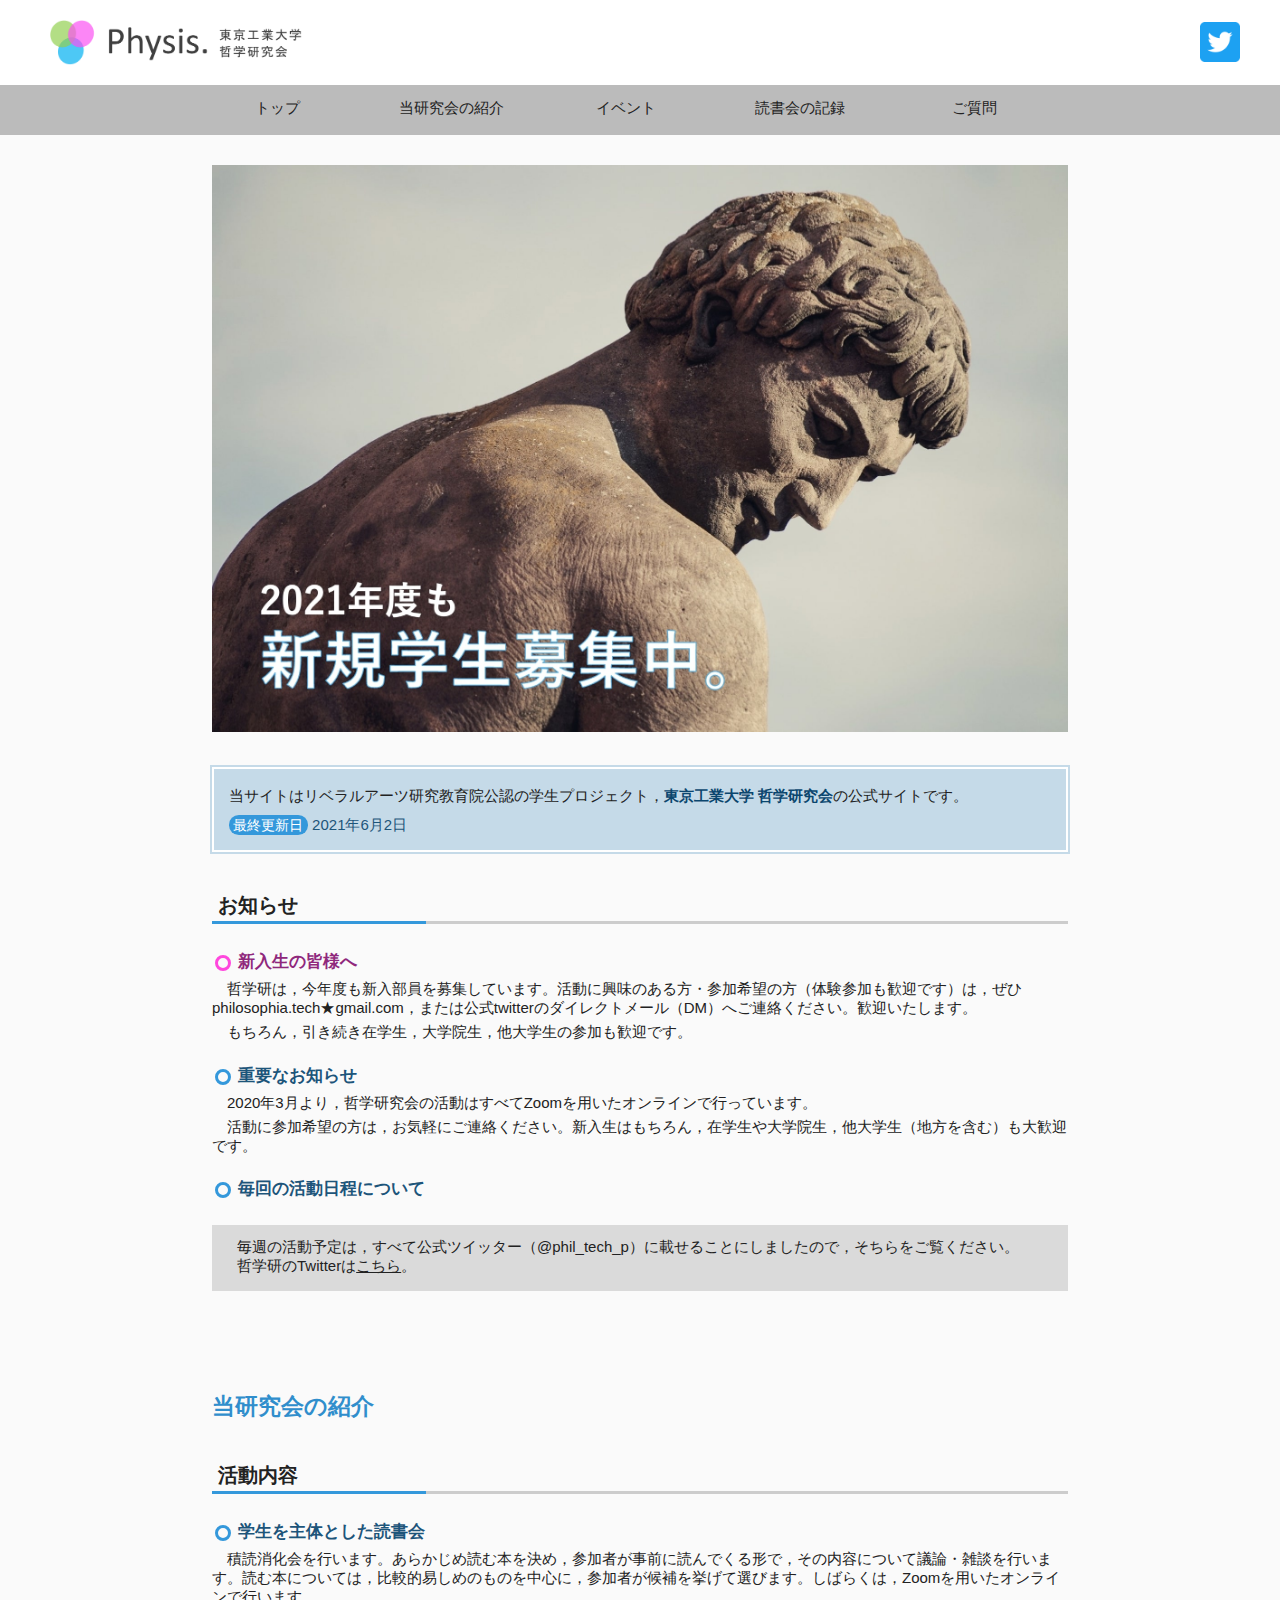
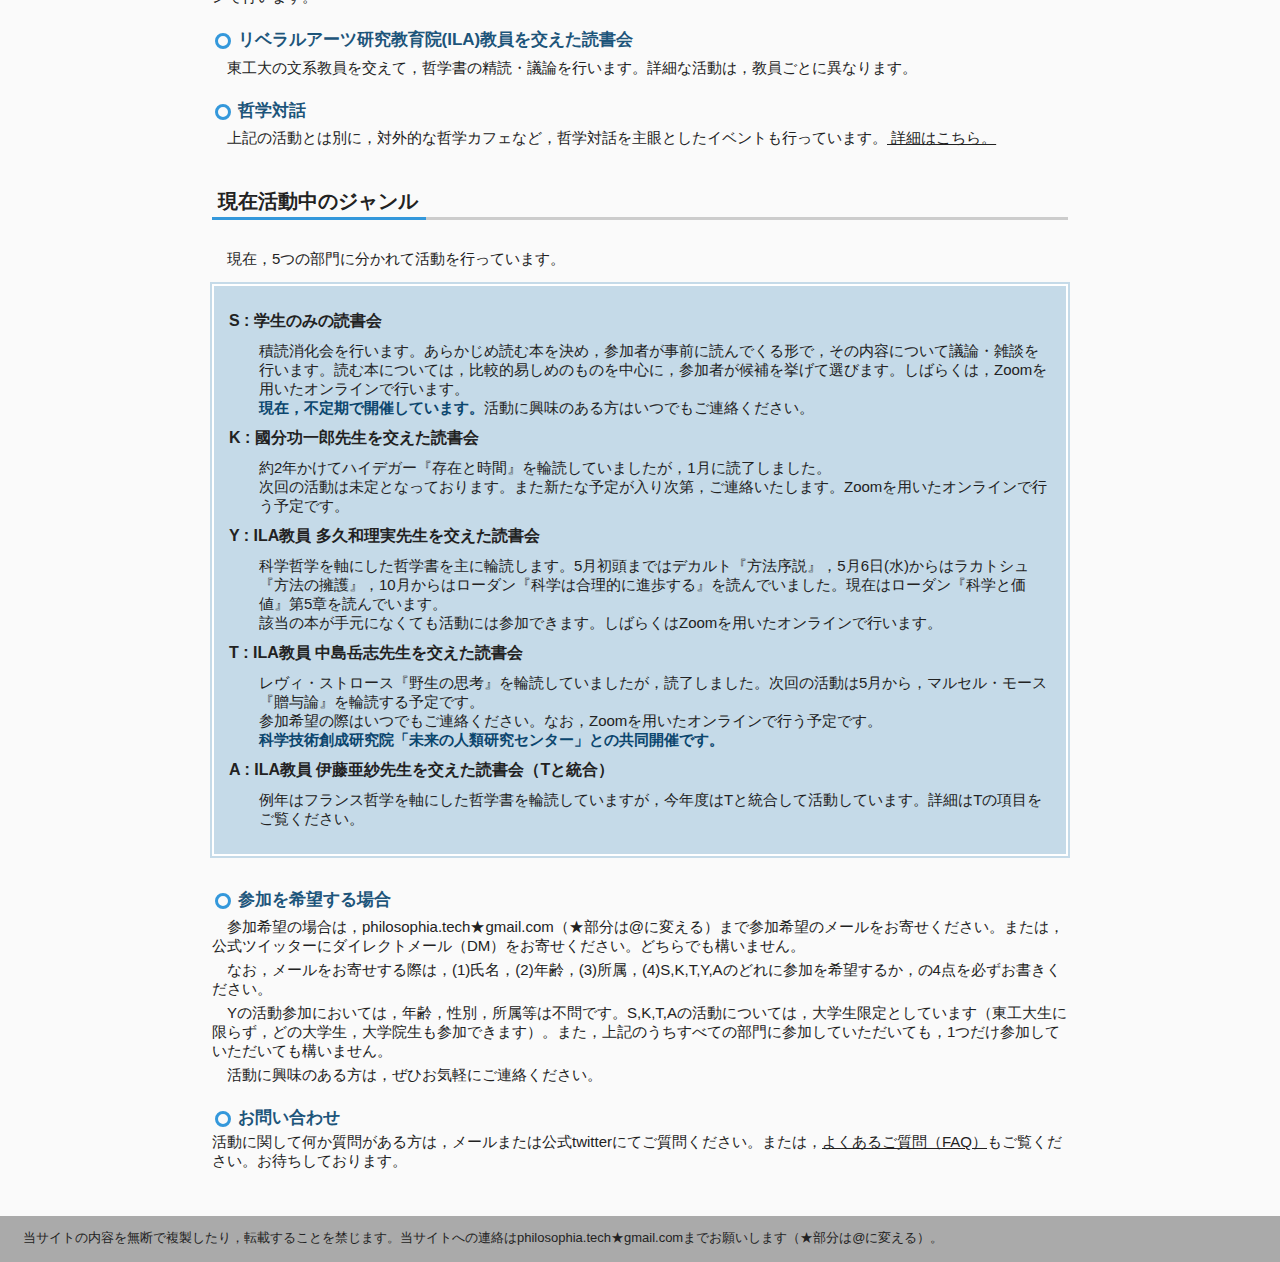
<file: index.html>
<!DOCTYPE html>
<html lang="ja" class="loading">

	<head>
		<meta http-equiv="Content-Type" content="text/html; charset=UTF-8" />
		<meta name="viewport" content="width=device-width, initial-scale=1.0, maximum-scale=1.0, minimum-scale=1.0">
		<meta name="google-site-verification" content="GRaiEevk7EpyXnwKLGnuVz1vFe3phVUmfWFwQzGQudM" />
		<title>東京工業大学 哲学研究会</title>
		<link rel="stylesheet" href="./css/apsofficial.css">
	</head>

	<body>

		<header class="header-blue">
		<div class="sp-center" id="top">
			<div class="aps1-1">
						<img src="./images/logo14.png" alt="ロゴ">
			</div>
		</div>
		<div class="aps1-3">
				<a href="https://twitter.com/phil_tech_p">
					<img src="./images/Twitter_Social_Icon_Rounded_Square_Color.png" alt="ツイッター">
				</a>
		</div>


<input id="menu-cb" type="checkbox" value="off">
<label id="menu-icon" for="menu-cb">
	<img src="./images/ham.png" alt="ham" width="55px">
</label>
<label id="menu-background" for="menu-cb"></label>
<div class="menu" id="ham-menu">
<div class="menu-wrapper">
    <ul>
    				<li class="menudib menu_menu">
						<p>
        					メニュー
        				</p>
        			</li>
 			      	<li class="menudib menu_pink">
						<a href="./index.html#top">
        					トップ
        				</a>
        			</li>
 					<li class="menudib menu_blue">
						<a href="#intro">
        					当研究会の紹介
        				</a>
        			</li>
					<li class="menudib menu_green">
						<a href="./events.html">
        					イベント
        				</a>
        			</li>
					<li class="menudib menu_lightblue">
						<a href="./formember.html">
        					読書会の記録
        				</a>
        			</li>
					<li class="menudib menu_gray">
						<a href="./question.html">
        					ご質問
        				</a>
        			</li>
    </ul>
</div>
</div>

		</header>

				<div class="cafe-1">
				<img src="./images/topimage2.jpg" alt="トップの絵" class="cafe-1-img">
				</div>
		<main>


			<section class="section1">

				<!--<p>今年度も新規学生を募集しています。興味のある方はぜひご連絡ください。</p>-->

				<!--<p class="mt15">哲学カフェ vol.4を開催しました。<a href="./events.html">詳細はこちら</a>。</p>-->

				<div class="blue_box">
					<p>当サイトはリベラルアーツ研究教育院公認の学生プロジェクト，<b>東京工業大学 哲学研究会</b>の公式サイトです。</p>
					
				<p class="koushin no-indent"><span>最終更新日</span> 2021年6月2日</p>

				</div>

				<h2 class="h2_lightblue">
					 &nbsp;お知らせ
				</h2>

					<h3 class="h3_pink">
						新入生の皆様へ
					</h3>
						
						<p>哲学研は，今年度も新入部員を募集しています。活動に興味のある方・参加希望の方（体験参加も歓迎です）は，ぜひphilosophia.tech★gmail.com，または公式twitterのダイレクトメール（DM）へご連絡ください。歓迎いたします。</p>

						<p>もちろん，引き続き在学生，大学院生，他大学生の参加も歓迎です。</p>

					<h3 class="h3_lightblue">
						重要なお知らせ
					</h3>

						<p>2020年3月より，哲学研究会の活動はすべてZoomを用いたオンラインで行っています。</p>

						<p>活動に参加希望の方は，お気軽にご連絡ください。新入生はもちろん，在学生や大学院生，他大学生（地方を含む）も大歓迎です。</p>

					<h3 class="h3_lightblue">
						毎回の活動日程について
					</h3>

						<div class="gray">
							<p>毎週の活動予定は，すべて公式ツイッター（@phil_tech_p）に載せることにしましたので，そちらをご覧ください。<br>
							　哲学研のTwitterは<a href="http://twitter.com/phil_tech_p">こちら</a>。</p>
						</div>


			</section>


			<section class="section1" id="intro">
			<h1 class="h1_lightblue">
				当研究会の紹介
			</h1>


				<h2 class="h2_lightblue">
					&nbsp;活動内容
				</h2>

					<h3 class="h3_lightblue">
						学生を主体とした読書会
					</h3>

						<p>積読消化会を行います。あらかじめ読む本を決め，参加者が事前に読んでくる形で，その内容について議論・雑談を行います。読む本については，比較的易しめのものを中心に，参加者が候補を挙げて選びます。しばらくは，Zoomを用いたオンラインで行います。</p>


					<h3 class="h3_lightblue">
						リベラルアーツ研究教育院(ILA)教員を交えた読書会
					</h3>

						<p>東工大の文系教員を交えて，哲学書の精読・議論を行います。詳細な活動は，教員ごとに異なります。</p>

					<h3 class="h3_lightblue">
						哲学対話
					</h3>

						<p>上記の活動とは別に，対外的な哲学カフェなど，哲学対話を主眼としたイベントも行っています。<a href="./events.html">
        				詳細はこちら。</a></p>

				<h2 class="h2_lightblue">
					&nbsp;現在活動中のジャンル
				</h2>

				<p class="mt30">現在，5つの部門に分かれて活動を行っています。</p>
				<div class="blue_box">
					<dl>

						<dt>S : 学生のみの読書会<dt>
							<dd>積読消化会を行います。あらかじめ読む本を決め，参加者が事前に読んでくる形で，その内容について議論・雑談を行います。読む本については，比較的易しめのものを中心に，参加者が候補を挙げて選びます。しばらくは，Zoomを用いたオンラインで行います。</dd>
							<dd><b>現在，不定期で開催しています。</b>活動に興味のある方はいつでもご連絡ください。</dd>

						<dt>K : 國分功一郎先生を交えた読書会<dt>
							<dd>約2年かけてハイデガー『存在と時間』を輪読していましたが，1月に読了しました。</dd>
								<dd>次回の活動は未定となっております。また新たな予定が入り次第，ご連絡いたします。Zoomを用いたオンラインで行う予定です。</dd>

						<dt>Y : ILA教員 多久和理実先生を交えた読書会<dt>
							<dd>科学哲学を軸にした哲学書を主に輪読します。5月初頭まではデカルト『方法序説』，5月6日(水)からはラカトシュ『方法の擁護』，10月からはローダン『科学は合理的に進歩する』を読んでいました。現在はローダン『科学と価値』第5章を読んでいます。</dd>
							<dd>該当の本が手元になくても活動には参加できます。しばらくはZoomを用いたオンラインで行います。</dd>

						<dt>T : ILA教員 中島岳志先生を交えた読書会<dt>
							<dd>レヴィ・ストロース『野生の思考』を輪読していましたが，読了しました。次回の活動は5月から，マルセル・モース『贈与論』を輪読する予定です。</dd>
								<dd>参加希望の際はいつでもご連絡ください。なお，Zoomを用いたオンラインで行う予定です。</dd>
							<dd><b>科学技術創成研究院「未来の人類研究センター」との共同開催です。</b></dd>

						<dt>A : ILA教員 伊藤亜紗先生を交えた読書会（Tと統合）<dt>
							<dd>例年はフランス哲学を軸にした哲学書を輪読していますが，今年度はTと統合して活動しています。詳細はTの項目をご覧ください。</dd>
					</dl>
				</div>
					<h3 class="h3_lightblue">
						参加を希望する場合
					</h3>

				<p>参加希望の場合は，philosophia.tech★gmail.com（★部分は@に変える）まで参加希望のメールをお寄せください。または，公式ツイッターにダイレクトメール（DM）をお寄せください。どちらでも構いません。

				<p>なお，メールをお寄せする際は，(1)氏名，(2)年齢，(3)所属，(4)S,K,T,Y,Aのどれに参加を希望するか，の4点を必ずお書きください。</p>


				<p>Yの活動参加においては，年齢，性別，所属等は不問です。S,K,T,Aの活動については，大学生限定としています（東工大生に限らず，どの大学生，大学院生も参加できます）。また，上記のうちすべての部門に参加していただいても，1つだけ参加していただいても構いません。</p>

				<p>活動に興味のある方は，ぜひお気軽にご連絡ください。</p>

					<h3 class="h3_lightblue">
						お問い合わせ
					</h3>
					活動に関して何か質問がある方は，メールまたは公式twitterにてご質問ください。または，<a href="./question.html">よくあるご質問（FAQ）</a>もご覧ください。お待ちしております。</p>
			</section>


		</main>

		<footer>
			<p class="footer">
				当サイトの内容を無断で複製したり，転載することを禁じます。当サイトへの連絡はphilosophia.tech★gmail.comまでお願いします（★部分は@に変える）。
			</p>
			<!--		<div class="footer-logo">
				<div>
						<img src="./images/footerlogo.png" alt="ロゴ">
				</div>
			</div>-->

		</footer>
				<div class="to-top to-top-blue">
				<p class="to-top">▲　To Top　▲</p>
				<a class="to-top" href="#top"></a>
			</div>
	</body>
</html>
</file>
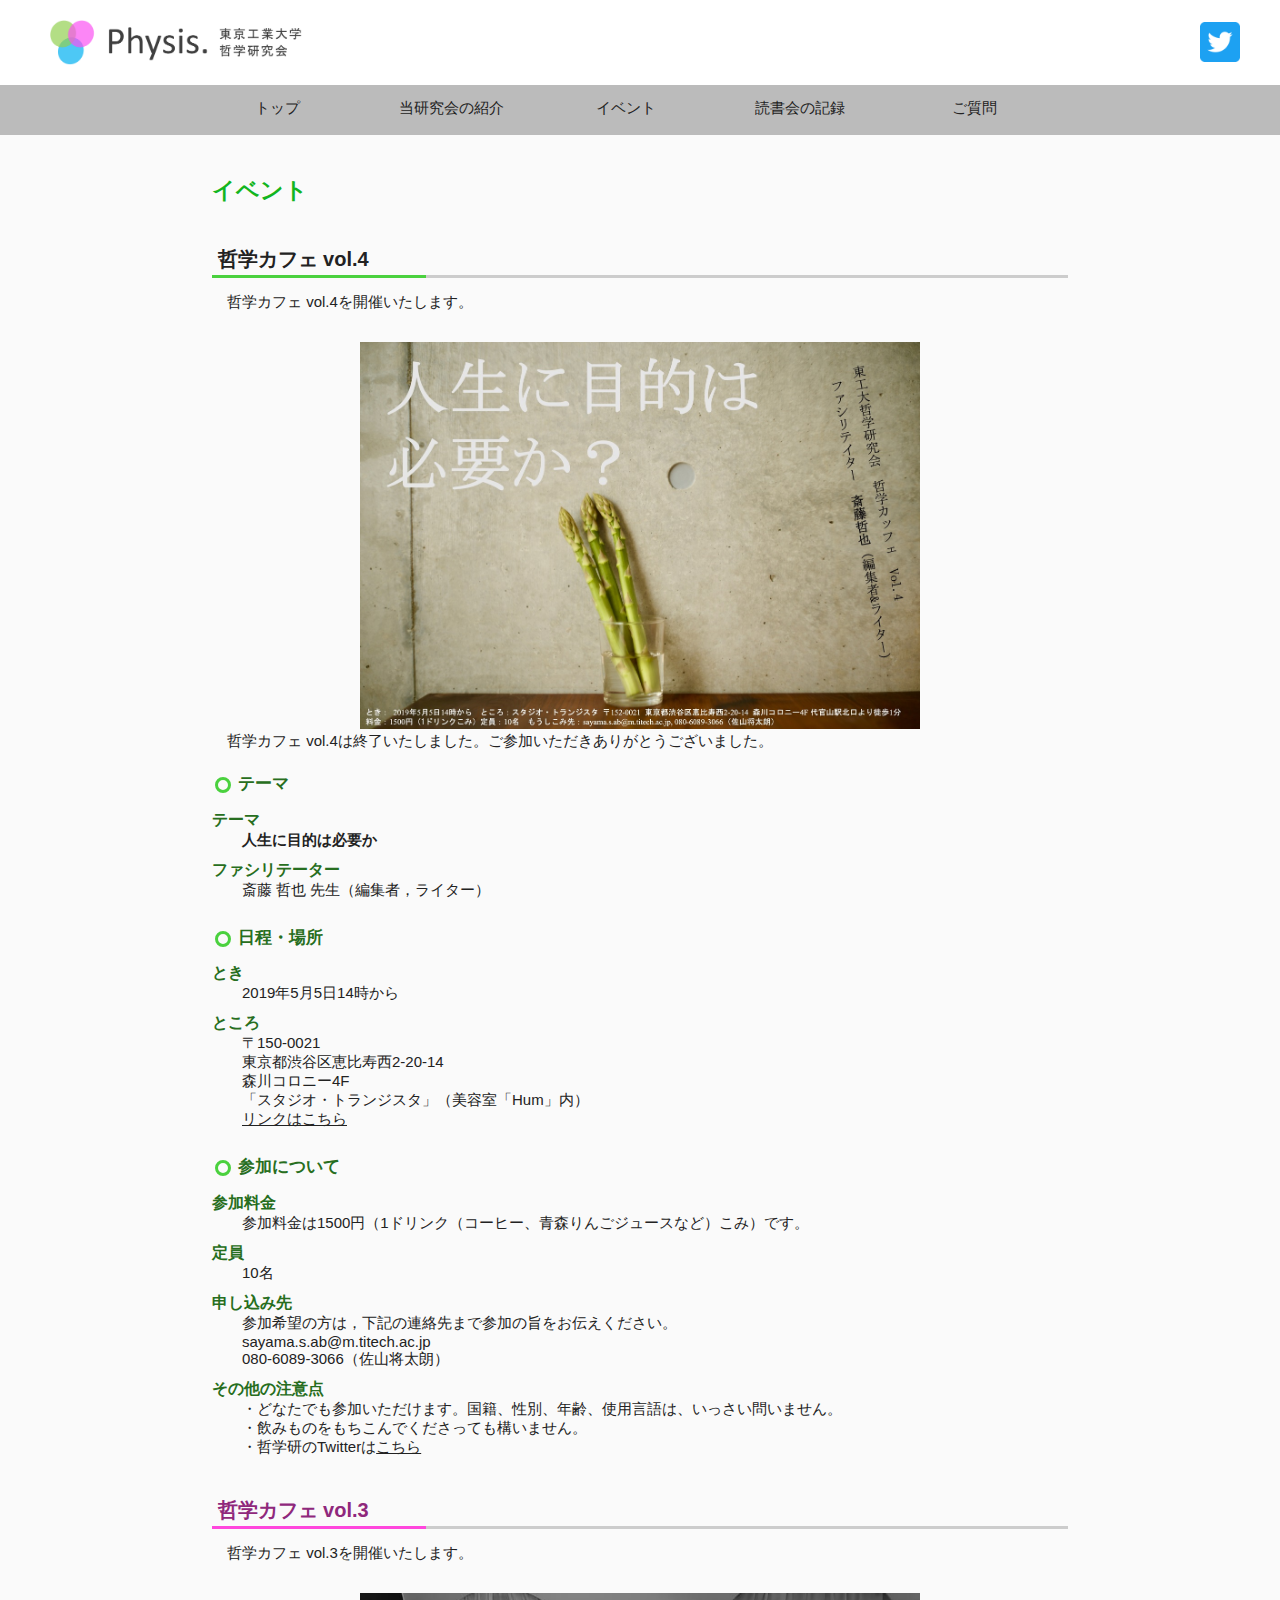
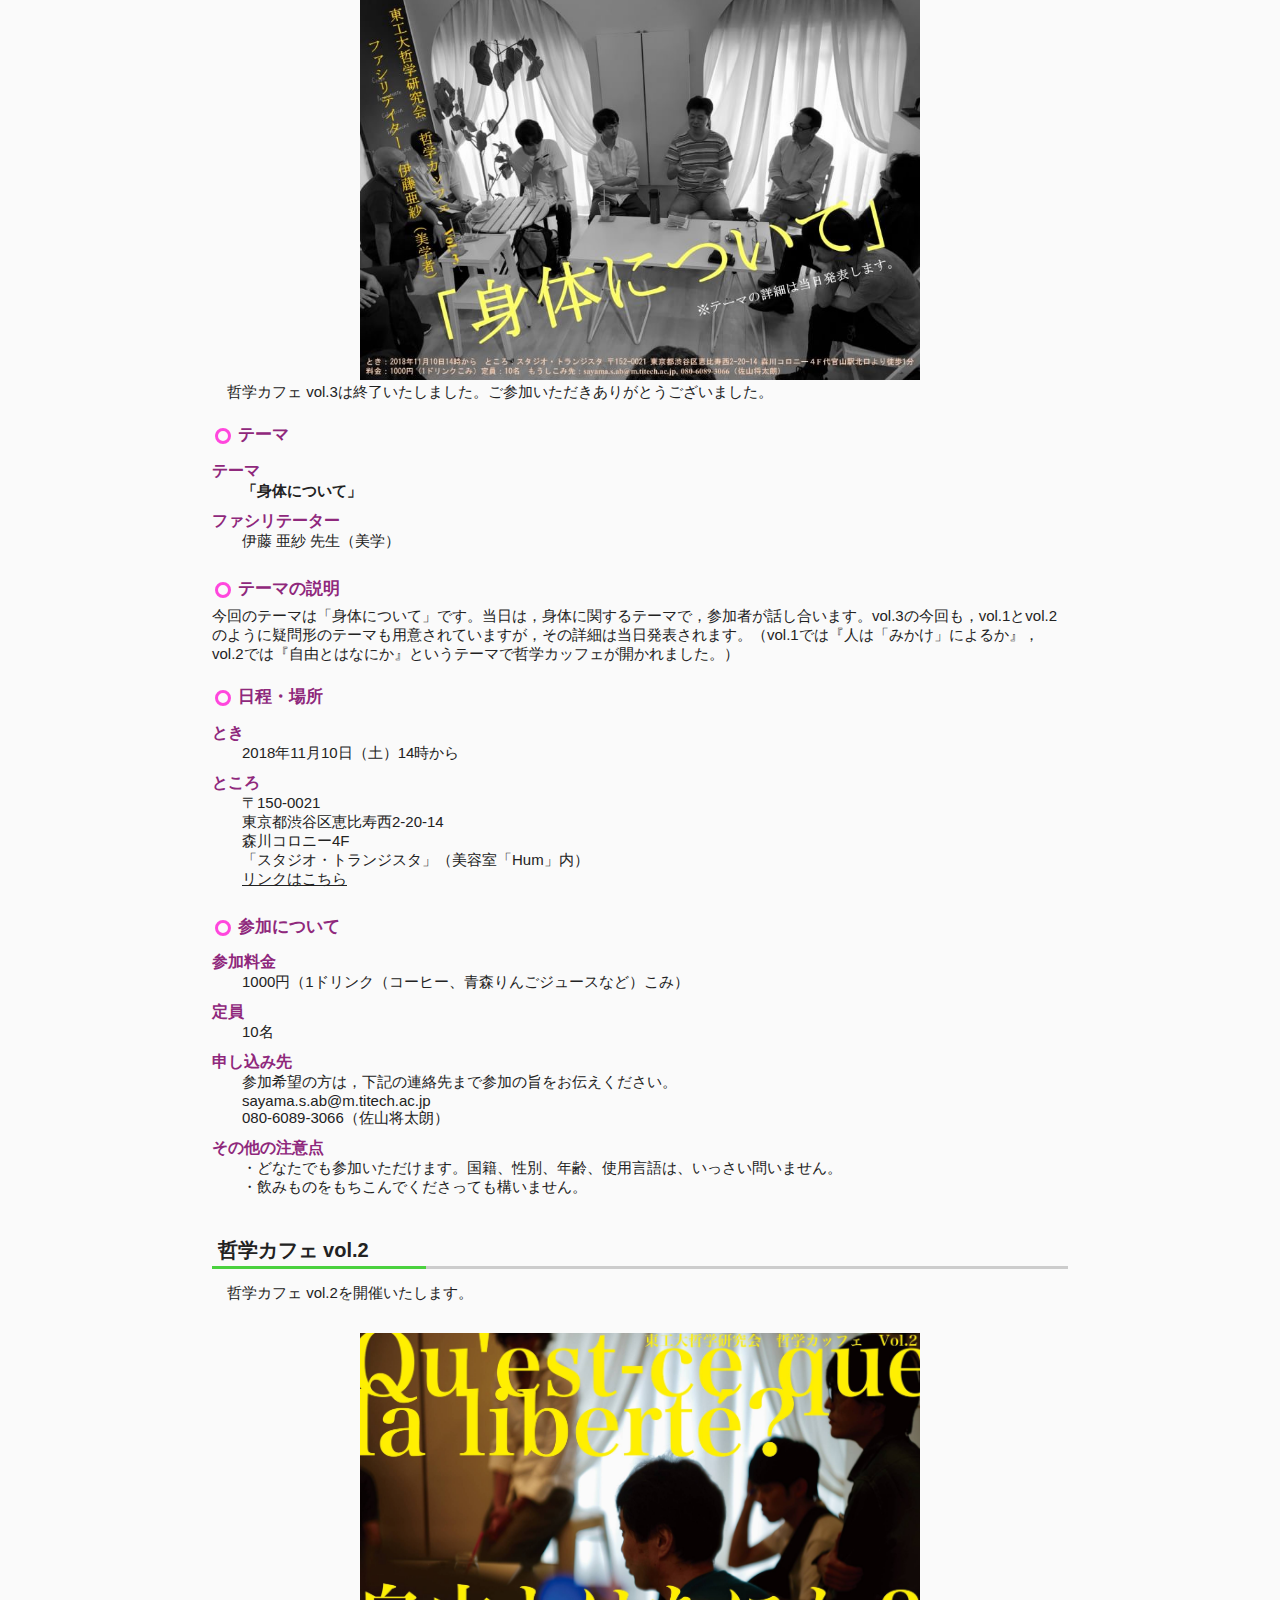
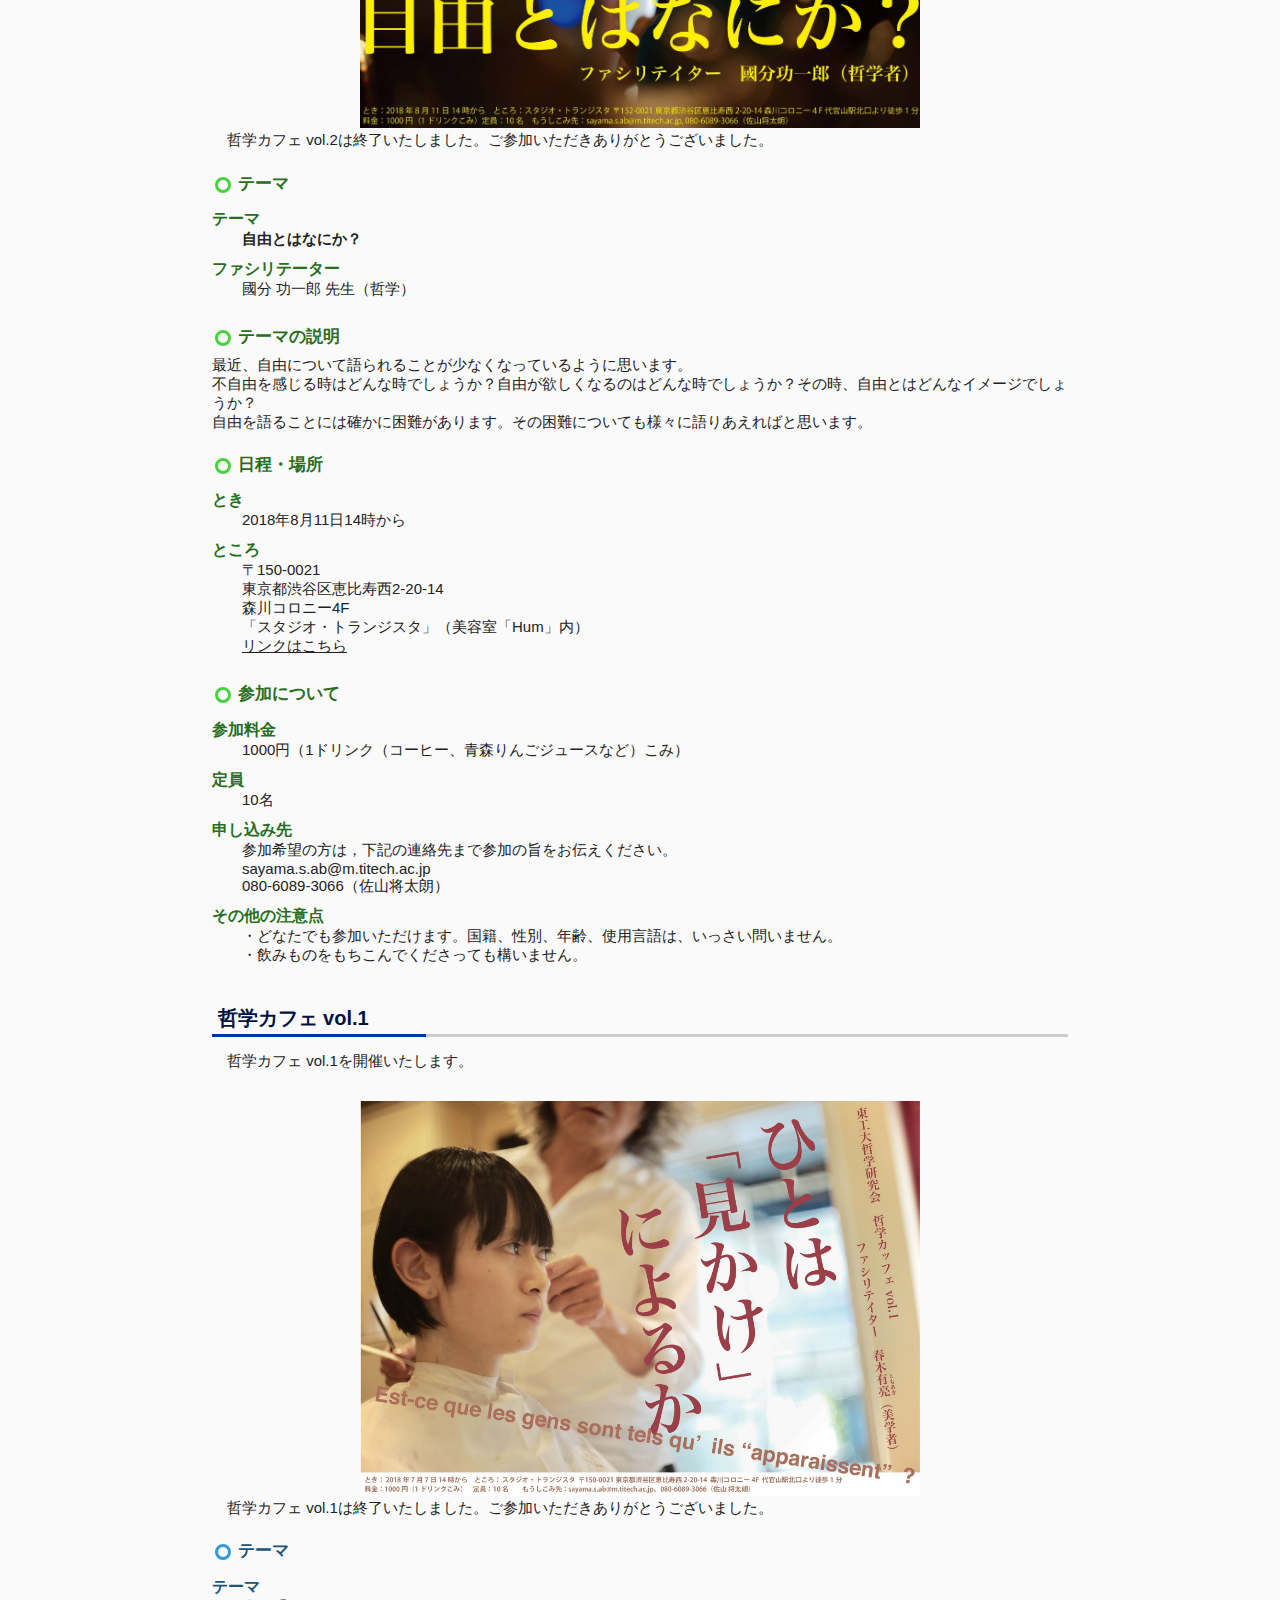
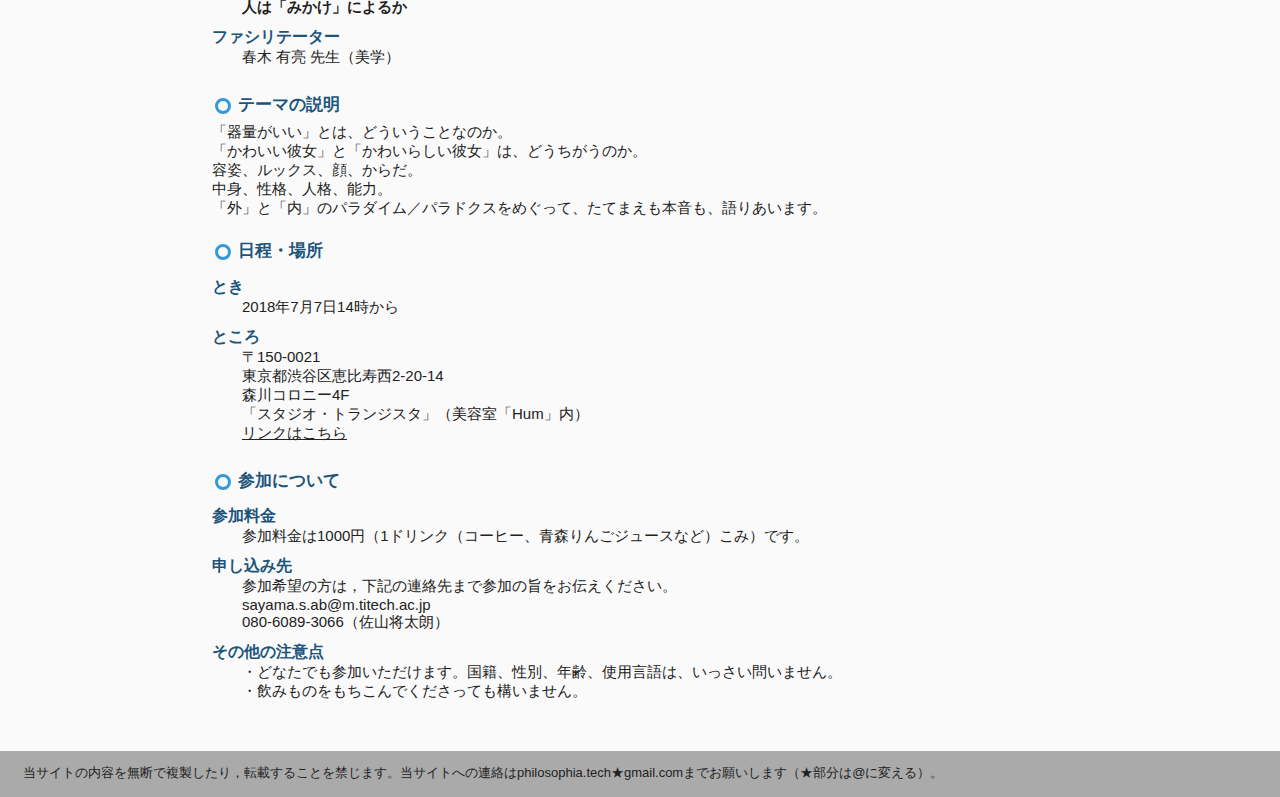
<file: events.html>
<!DOCTYPE html>
<html lang="ja" class="loading">

	<head>
		<meta http-equiv="Content-Type" content="text/html; charset=UTF-8" />
		<meta name="viewport" content="width=device-width, initial-scale=1.0, maximum-scale=1.0, minimum-scale=1.0">
		<title>東京工業大学 哲学研究会</title>
		<link rel="stylesheet" href="./css/apsofficial.css">
	</head>

	<body>

		<header class="header-green">
		<div class="sp-center" id="top">
			<div class="aps1-1">
						<img src="./images/logo13.png" alt="ロゴ">
			</div>
		</div>
		<div class="aps1-3">
				<a href="https://twitter.com/phil_tech_p">
					<img src="./images/Twitter_Social_Icon_Rounded_Square_Color.png" alt="ツイッター">
				</a>
		</div>


<input id="menu-cb" type="checkbox" value="off">
<label id="menu-icon" for="menu-cb">
	<img src="./images/ham.png" alt="ham" width="55px">
</label>
<label id="menu-background" for="menu-cb"></label>
<div class="menu" id="ham-menu">
<div class="menu-wrapper">
    <ul>
    				<li class="menudib menu_menu">
						<p>
        					メニュー
        				</p>
        			</li>
 			      	<li class="menudib menu_pink">
						<a href="./index.html#top">
        					トップ
        				</a>
        			</li>
 					<li class="menudib menu_blue">
						<a href="./index.html#intro">
        					当研究会の紹介
        				</a>
        			</li>
					<li class="menudib menu_green">
						<a href="./events.html">
        					イベント
        				</a>
        			</li>
					<li class="menudib menu_lightblue">
						<a href="./formember.html">
        					読書会の記録
        				</a>
        			</li>
					<li class="menudib menu_gray">
						<a href="./question.html">
        					ご質問
        				</a>
        			</li>
    </ul>
</div>
</div>

		</header>
		<main>

			<section class="section1">
			<h1 class="h1_green">
				イベント
			</h1>



				<h2 class="h2_green">
					&nbsp;哲学カフェ vol.4
				</h2>

				<p class="mt15">哲学カフェ vol.4を開催いたします。</p>

				<div class="cafe-1">
				<img src="./images/cafe-4.jpg" alt="哲学カフェの絵" class="cafe-1-img">
				</div>

				<p clsaa="bf">哲学カフェ vol.4は終了いたしました。ご参加いただきありがとうございました。</p>

					<h3 class="h3_green">テーマ</h3>

				<dl class="event-dd-g">
					<dt>テーマ</dt>
						<dd class="bf">人生に目的は必要か</dd>
					<dt>ファシリテーター</dt>
						<dd>斎藤 哲也 先生（編集者，ライター）</dd>
				</dl>

					<h3 class="h3_green">日程・場所</h3>

				<dl class="event-dd-g">
					<dt>とき</dt>
						<dd>2019年5月5日14時から</dd>
					<dt>ところ</dt>
						<dd>〒150-0021</dd>
						<dd>東京都渋谷区恵比寿西2-20-14</dd>
						<dd>森川コロニー4F</dd>
						<dd>「スタジオ・トランジスタ」（美容室「Hum」内）</dd>
						<dd><a href="http://hum-daikanyama.com/access/">リンクはこちら</a></dd>
				</dl>

					<h3 class="h3_green">参加について</h3>

				<dl class="event-dd-g">
					<dt>参加料金</dt>
						<dd>参加料金は1500円（1ドリンク（コーヒー、青森りんごジュースなど）こみ）です。</dd>
					<dt>定員</dt>
						<dd>10名</dd>
					<dt>申し込み先</dt>
						<dd>参加希望の方は，下記の連絡先まで参加の旨をお伝えください。</dd>
						<dd>sayama.s.ab@m.titech.ac.jp</dd>
						<dd>080-6089-3066（佐山将太朗）</dd>
					<dt>その他の注意点</dt>
						<dd>・どなたでも参加いただけます。国籍、性別、年齢、使用言語は、いっさい問いません。</dd>
						<dd>・飲みものをもちこんでくださっても構いません。</dd>
						<dd>・哲学研のTwitterは<a href="http://twitter.com/phil_tech_p">こちら</a></dd>
				</dl>




				<h2 class="h2_pink">
					&nbsp;哲学カフェ vol.3
				</h2>

				<p class="mt15">哲学カフェ vol.3を開催いたします。</p>

				<div class="cafe-1">
				<img src="./images/cafe-3.jpg" alt="哲学カフェの絵" class="cafe-1-img">
				</div>

				<p clsaa="bf">哲学カフェ vol.3は終了いたしました。ご参加いただきありがとうございました。</p>

					<h3 class="h3_pink">テーマ</h3>

				<dl class="event-dd-p">
					<dt>テーマ</dt>
						<dd class="bf">「身体について」</dd>
					<dt>ファシリテーター</dt>
						<dd>伊藤 亜紗 先生（美学）</dd>
				</dl>

					<h3 class="h3_pink">テーマの説明</h3>

				<p class="no-indent ml-15">今回のテーマは「身体について」です。当日は，身体に関するテーマで，参加者が話し合います。vol.3の今回も，vol.1とvol.2のように疑問形のテーマも用意されていますが，その詳細は当日発表されます。（vol.1では『人は「みかけ」によるか』，vol.2では『自由とはなにか』というテーマで哲学カッフェが開かれました。）<br>
				</p>

					<h3 class="h3_pink">日程・場所</h3>

				<dl class="event-dd-p">
					<dt>とき</dt>
						<dd>2018年11月10日（土）14時から</dd>
					<dt>ところ</dt>
						<dd>〒150-0021</dd>
						<dd>東京都渋谷区恵比寿西2-20-14</dd>
						<dd>森川コロニー4F</dd>
						<dd>「スタジオ・トランジスタ」（美容室「Hum」内）</dd>
						<dd><a href="http://hum-daikanyama.com/access/">リンクはこちら</a></dd>
				</dl>

					<h3 class="h3_pink">参加について</h3>

				<dl class="event-dd-p">
					<dt>参加料金</dt>
						<dd>1000円（1ドリンク（コーヒー、青森りんごジュースなど）こみ）</dd>
					<dt>定員</dt>
						<dd>10名</dd>
					<dt>申し込み先</dt>
						<dd>参加希望の方は，下記の連絡先まで参加の旨をお伝えください。</dd>
						<dd>sayama.s.ab@m.titech.ac.jp</dd>
						<dd>080-6089-3066（佐山将太朗）</dd>
					<dt>その他の注意点</dt>
						<dd>・どなたでも参加いただけます。国籍、性別、年齢、使用言語は、いっさい問いません。</dd>
						<dd>・飲みものをもちこんでくださっても構いません。</dd>
				</dl>



				<h2 class="h2_green">
					&nbsp;哲学カフェ vol.2
				</h2>

				<p class="mt15">哲学カフェ vol.2を開催いたします。</p>

				<div class="cafe-1">
				<img src="./images/cafe-2.jpg" alt="哲学カフェの絵" class="cafe-1-img">
				</div>

				<p clsaa="bf">哲学カフェ vol.2は終了いたしました。ご参加いただきありがとうございました。</p>

					<h3 class="h3_green">テーマ</h3>

				<dl class="event-dd-g">
					<dt>テーマ</dt>
						<dd class="bf">自由とはなにか？</dd>
					<dt>ファシリテーター</dt>
						<dd>國分 功一郎 先生（哲学）</dd>
				</dl>

					<h3 class="h3_green">テーマの説明</h3>

				<p class="no-indent ml-15">最近、自由について語られることが少なくなっているように思います。<br>
不自由を感じる時はどんな時でしょうか？自由が欲しくなるのはどんな時でしょうか？その時、自由とはどんなイメージでしょうか？<br>
自由を語ることには確かに困難があります。その困難についても様々に語りあえればと思います。<br>
				</p>

					<h3 class="h3_green">日程・場所</h3>

				<dl class="event-dd-g">
					<dt>とき</dt>
						<dd>2018年8月11日14時から</dd>
					<dt>ところ</dt>
						<dd>〒150-0021</dd>
						<dd>東京都渋谷区恵比寿西2-20-14</dd>
						<dd>森川コロニー4F</dd>
						<dd>「スタジオ・トランジスタ」（美容室「Hum」内）</dd>
						<dd><a href="http://hum-daikanyama.com/access/">リンクはこちら</a></dd>
				</dl>

					<h3 class="h3_green">参加について</h3>

				<dl class="event-dd-g">
					<dt>参加料金</dt>
						<dd>1000円（1ドリンク（コーヒー、青森りんごジュースなど）こみ）</dd>
					<dt>定員</dt>
						<dd>10名</dd>
					<dt>申し込み先</dt>
						<dd>参加希望の方は，下記の連絡先まで参加の旨をお伝えください。</dd>
						<dd>sayama.s.ab@m.titech.ac.jp</dd>
						<dd>080-6089-3066（佐山将太朗）</dd>
					<dt>その他の注意点</dt>
						<dd>・どなたでも参加いただけます。国籍、性別、年齢、使用言語は、いっさい問いません。</dd>
						<dd>・飲みものをもちこんでくださっても構いません。</dd>
				</dl>




				<h2 class="h2_blue">
					&nbsp;哲学カフェ vol.1
				</h2>

				<p class="mt15">哲学カフェ vol.1を開催いたします。</p>

				<div class="cafe-1">
				<img src="./images/cafe-1.jpg" alt="哲学カフェの絵" class="cafe-1-img">
				</div>

				<p clsaa="bf">哲学カフェ vol.1は終了いたしました。ご参加いただきありがとうございました。</p>

					<h3 class="h3_lightblue">テーマ</h3>

				<dl class="event-dd-b">
					<dt>テーマ</dt>
						<dd class="bf">人は「みかけ」によるか</dd>
					<dt>ファシリテーター</dt>
						<dd>春木 有亮 先生（美学）</dd>
				</dl>

					<h3 class="h3_lightblue">テーマの説明</h3>

				<p class="no-indent">「器量がいい」とは、どういうことなのか。<br>
				「かわいい彼女」と「かわいらしい彼女」は、どうちがうのか。<br>
				容姿、ルックス、顔、からだ。<br>
				中身、性格、人格、能力。<br>
				「外」と「内」のパラダイム／パラドクスをめぐって、たてまえも本音も、語りあいます。
				</p>

					<h3 class="h3_lightblue">日程・場所</h3>

				<dl class="event-dd-b">
					<dt>とき</dt>
						<dd>2018年7月7日14時から</dd>
					<dt>ところ</dt>
						<dd>〒150-0021</dd>
						<dd>東京都渋谷区恵比寿西2-20-14</dd>
						<dd>森川コロニー4F</dd>
						<dd>「スタジオ・トランジスタ」（美容室「Hum」内）</dd>
						<dd><a href="http://hum-daikanyama.com/access/">リンクはこちら</a></dd>
				</dl>

					<h3 class="h3_lightblue">参加について</h3>

				<dl class="event-dd-b">
					<dt>参加料金</dt>
						<dd>参加料金は1000円（1ドリンク（コーヒー、青森りんごジュースなど）こみ）です。</dd>
					<dt>申し込み先</dt>
						<dd>参加希望の方は，下記の連絡先まで参加の旨をお伝えください。</dd>
						<dd>sayama.s.ab@m.titech.ac.jp</dd>
						<dd>080-6089-3066（佐山将太朗）</dd>
					<dt>その他の注意点</dt>
						<dd>・どなたでも参加いただけます。国籍、性別、年齢、使用言語は、いっさい問いません。</dd>
						<dd>・飲みものをもちこんでくださっても構いません。</dd>
				</dl>
			</section>

		</main>

		<footer>
			<p class="footer">
				当サイトの内容を無断で複製したり，転載することを禁じます。当サイトへの連絡はphilosophia.tech★gmail.comまでお願いします（★部分は@に変える）。
			</p>
		
		</footer>
			<div class="to-top to-top-green">
				<p class="to-top">▲　To Top　▲</p>
				<a class="to-top" href="#top"></a>
			</div>
	</body>
</html>
</file>
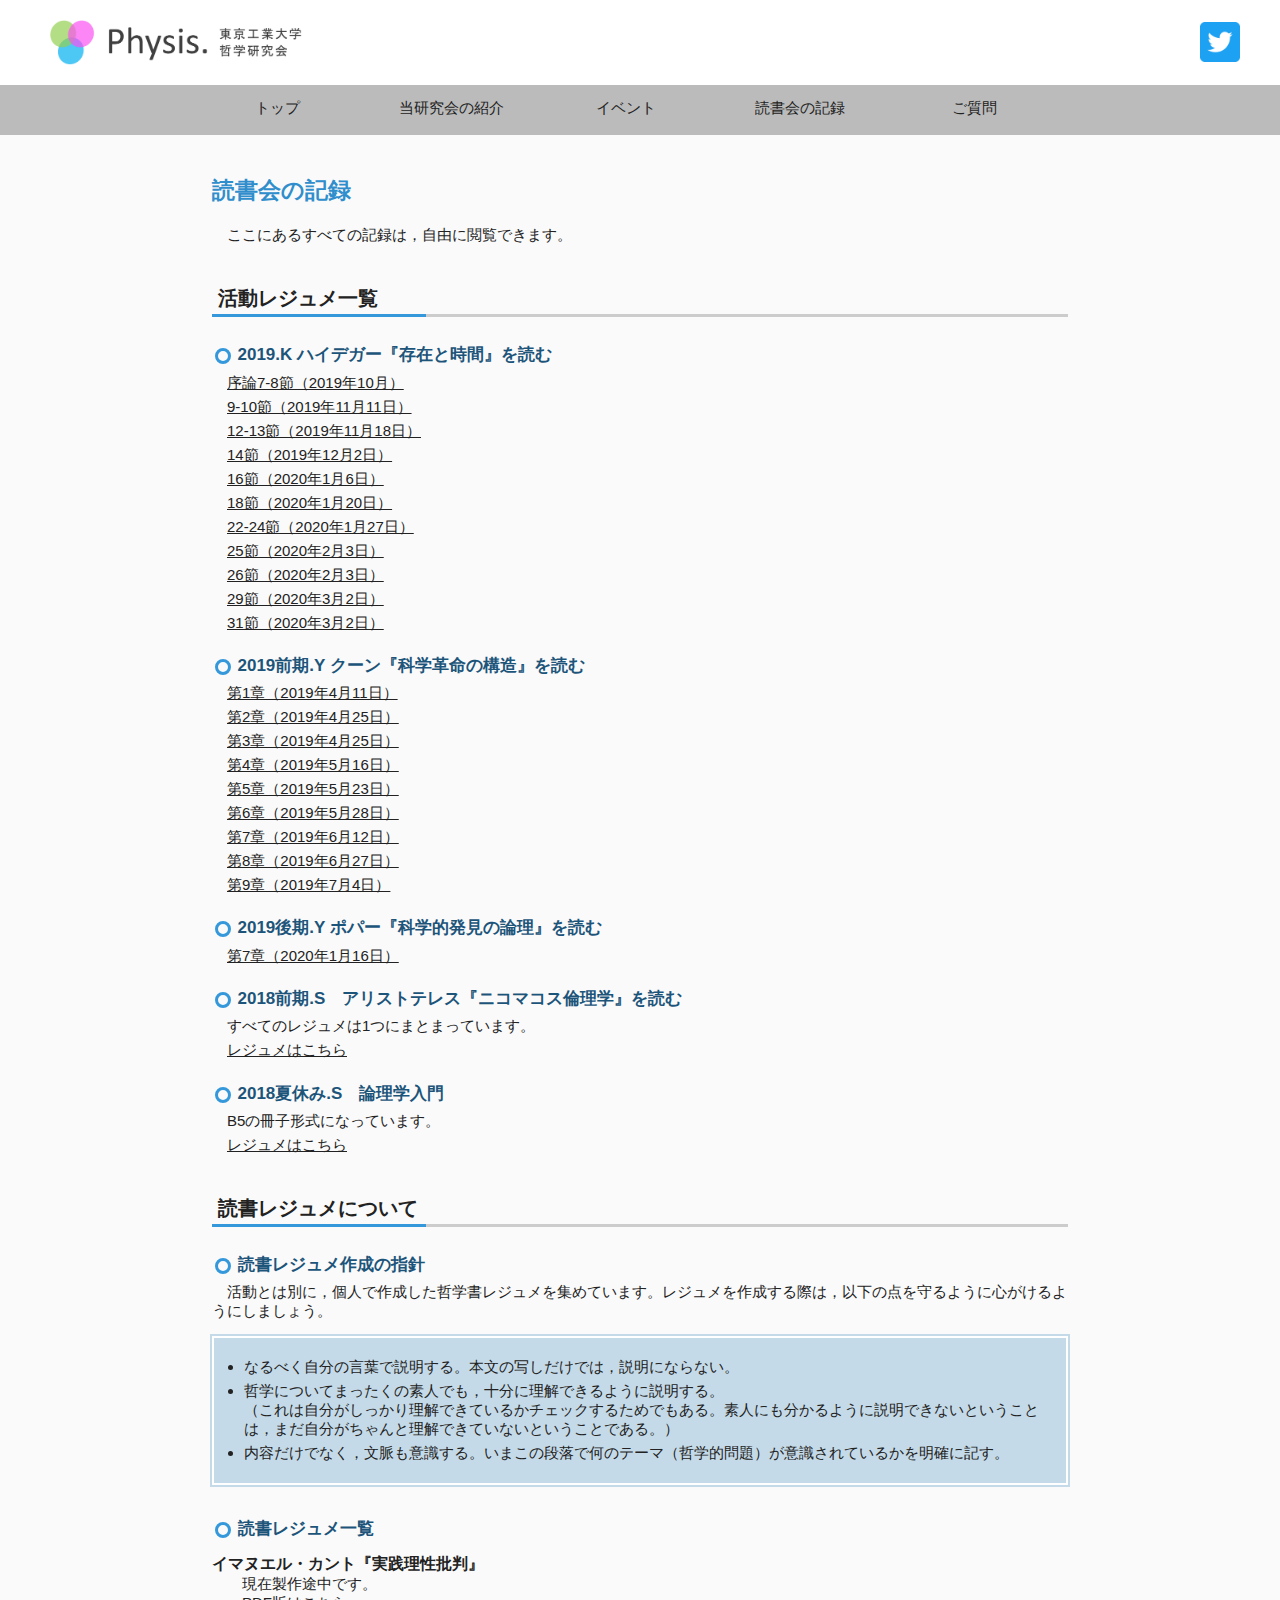
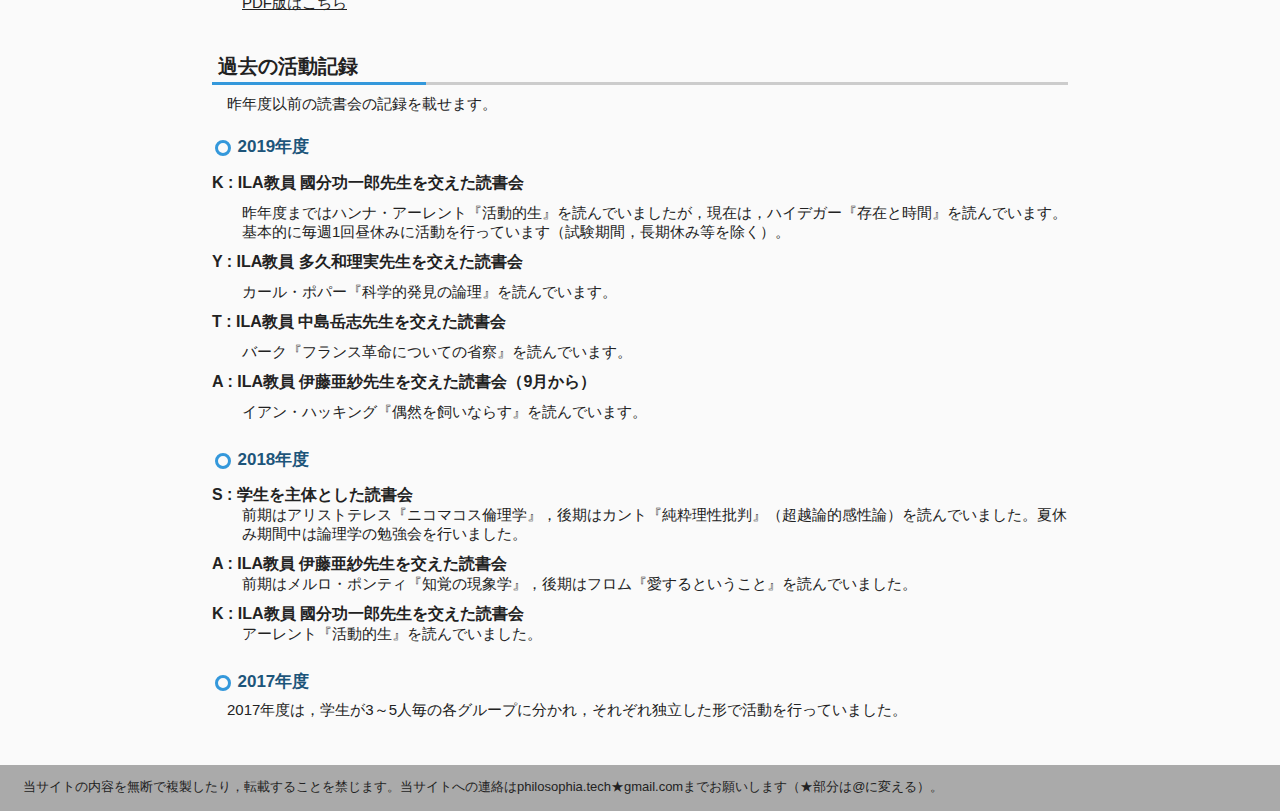
<file: formember.html>
<!DOCTYPE html>
<html lang="ja" class="loading">

	<head>
		<meta http-equiv="Content-Type" content="text/html; charset=UTF-8" />
		<meta name="viewport" content="width=device-width, initial-scale=1.0, maximum-scale=1.0, minimum-scale=1.0">
		<title>東京工業大学 哲学研究会</title>
		<link rel="stylesheet" href="./css/apsofficial.css">
	</head>

	<body>

		<header class="header-blue">
		<div class="sp-center" id="top">
			<div class="aps1-1">
						<img src="./images/logo13.png" alt="ロゴ">
			</div>
		</div>
		<div class="aps1-3">
				<a href="https://twitter.com/phil_tech_p">
					<img src="./images/Twitter_Social_Icon_Rounded_Square_Color.png" alt="ツイッター">
				</a>
		</div>


<input id="menu-cb" type="checkbox" value="off">
<label id="menu-icon" for="menu-cb">
	<img src="./images/ham.png" alt="ham" width="55px">
</label>
<label id="menu-background" for="menu-cb"></label>
<div class="menu" id="ham-menu">
<div class="menu-wrapper">
    <ul>
    				<li class="menudib menu_menu">
						<p>
        					メニュー
        				</p>
        			</li>
 			      	<li class="menudib menu_pink">
						<a href="./index.html#top">
        					トップ
        				</a>
        			</li>
 					<li class="menudib menu_blue">
						<a href="./index.html#intro">
        					当研究会の紹介
        				</a>
        			</li>
					<li class="menudib menu_green">
						<a href="./events.html">
        					イベント
        				</a>
        			</li>
					<li class="menudib menu_lightblue">
						<a href="./formember.html">
        					読書会の記録
        				</a>
        			</li>
					<li class="menudib menu_gray">
						<a href="./question.html">
        					ご質問
        				</a>
        			</li>
    </ul>
</div>
</div>

		</header>

		<main>


			<section class="section1">
			<h1 class="h1_lightblue">
				読書会の記録
			</h1>

					<p>ここにあるすべての記録は，自由に閲覧できます。</p>

				<h2 class="h2_lightblue">
					&nbsp;活動レジュメ一覧
				</h2>

					<h3 class="h3_lightblue">2019.K ハイデガー『存在と時間』を読む</h3>

					<p><a href="./pdf/2019K/2019K07-08.pdf">序論7-8節（2019年10月）</a></p>

					<p><a href="./pdf/2019K/2019K09-10.pdf">9-10節（2019年11月11日）</a></p>

					<p><a href="./pdf/2019K/2019K12-13.pdf">12-13節（2019年11月18日）</a></p>

					<p><a href="./pdf/2019K/2019K14.pdf">14節（2019年12月2日）</a></p>

					<p><a href="./pdf/2019K/2019K16.pdf">16節（2020年1月6日）</a></p>

					<p><a href="./pdf/2019K/2019K18.pdf">18節（2020年1月20日）</a></p>

					<p><a href="./pdf/2019K/2019K22-24.pdf">22-24節（2020年1月27日）</a></p>

					<p><a href="./pdf/2019K/2019K25.pdf">25節（2020年2月3日）</a></p>

					<p><a href="./pdf/2019K/2019K26.pdf">26節（2020年2月3日）</a></p>

					<p><a href="./pdf/2019K/2019K29.pdf">29節（2020年3月2日）</a></p>

					<p><a href="./pdf/2019K/2019K31.pdf">31節（2020年3月2日）</a></p>



					<h3 class="h3_lightblue">2019前期.Y クーン『科学革命の構造』を読む</h3>

					<p><a href="./pdf/2019Y/2019Y01.pdf">第1章（2019年4月11日）</a></p>

					<p><a href="./pdf/2019Y/2019Y02.pdf">第2章（2019年4月25日）</a></p>

					<p><a href="./pdf/2019Y/2019Y03.pdf">第3章（2019年4月25日）</a></p>

					<p><a href="./pdf/2019Y/2019Y04.pdf">第4章（2019年5月16日）</a></p>

					<p><a href="./pdf/2019Y/2019Y05.pdf">第5章（2019年5月23日）</a></p>

					<p><a href="./pdf/2019Y/2019Y06.pdf">第6章（2019年5月28日）</a></p>

					<p><a href="./pdf/2019Y/2019Y07.pdf">第7章（2019年6月12日）</a></p>

					<p><a href="./pdf/2019Y/2019Y08.pdf">第8章（2019年6月27日）</a></p>

					<p><a href="./pdf/2019Y/2019Y09.pdf">第9章（2019年7月4日）</a></p>


					<h3 class="h3_lightblue">2019後期.Y ポパー『科学的発見の論理』を読む</h3>

					<p><a href="./pdf/2019Y/2019YP07.pdf">第7章（2020年1月16日）</a></p>


					<h3 class="h3_lightblue">2018前期.S　アリストテレス『ニコマコス倫理学』を読む</h3>

					<p>すべてのレジュメは1つにまとまっています。</p>
					<p><a href="./pdf/Nicomachean Ethics.pdf">レジュメはこちら</a></p>

					<h3 class="h3_lightblue">2018夏休み.S　論理学入門</h3>

					<p>B5の冊子形式になっています。</p>
					<p><a href="./pdf/L.pdf">レジュメはこちら</a></p>


				<h2 class="h2_lightblue">
					&nbsp;読書レジュメについて
				</h2>

					<h3 class="h3_lightblue">読書レジュメ作成の指針</h3>

						<p>活動とは別に，個人で作成した哲学書レジュメを集めています。レジュメを作成する際は，以下の点を守るように心がけるようにしましょう。</p>

						<div class="blue_box">
							<ul>
								<li class="li_list">なるべく自分の言葉で説明する。本文の写しだけでは，説明にならない。</li>
								<li class="li_list">哲学についてまったくの素人でも，十分に理解できるように説明する。<br>（これは自分がしっかり理解できているかチェックするためでもある。素人にも分かるように説明できないということは，まだ自分がちゃんと理解できていないということである。）</li>
								<li class="li_list">内容だけでなく，文脈も意識する。いまこの段落で何のテーマ（哲学的問題）が意識されているかを明確に記す。</li>
							</ul>
						</div>


					<h3 class="h3_lightblue">読書レジュメ一覧</h3>

						<dl>
							<dt>イマヌエル・カント『実践理性批判』</dt>
    							<dd>現在製作途中です。</dd>
    							<dd><a href="./pdf/zissen.pdf">PDF版はこちら</a></dd>
						</dl>

				<h2 class="h2_lightblue">
					&nbsp;過去の活動記録
				</h2>

				<p>昨年度以前の読書会の記録を載せます。</p>

					<h3 class="h3_lightblue">2019年度</h3>

					<dl>
						<dt>K : ILA教員 國分功一郎先生を交えた読書会<dt>
							<dd>昨年度まではハンナ・アーレント『活動的生』を読んでいましたが，現在は，ハイデガー『存在と時間』を読んでいます。基本的に毎週1回昼休みに活動を行っています（試験期間，長期休み等を除く）。</dd>

						<dt>Y : ILA教員 多久和理実先生を交えた読書会<dt>
							<dd>カール・ポパー『科学的発見の論理』を読んでいます。</dd>

						<dt>T : ILA教員 中島岳志先生を交えた読書会<dt>
							<dd>バーク『フランス革命についての省察』を読んでいます。</dd>

						<dt>A : ILA教員 伊藤亜紗先生を交えた読書会（9月から）<dt>
							<dd>イアン・ハッキング『偶然を飼いならす』を読んでいます。</dd>
					</dl>

					<h3 class="h3_lightblue">2018年度</h3>

						<dl>
							<dt>S : 学生を主体とした読書会</dt>
    							<dd>前期はアリストテレス『ニコマコス倫理学』，後期はカント『純粋理性批判』（超越論的感性論）を読んでいました。夏休み期間中は論理学の勉強会を行いました。</dd>

    						<dt>A : ILA教員 伊藤亜紗先生を交えた読書会</dt>
    							<dd>前期はメルロ・ポンティ『知覚の現象学』，後期はフロム『愛するということ』を読んでいました。</dd>

    						<dt>K : ILA教員 國分功一郎先生を交えた読書会</dt>
    							<dd>アーレント『活動的生』を読んでいました。</dd>

						</dl>


					<h3 class="h3_lightblue">2017年度</h3>

					<p>2017年度は，学生が3～5人毎の各グループに分かれ，それぞれ独立した形で活動を行っていました。</p>


			</section>

		</main>

		<footer>
			<p class="footer">
				当サイトの内容を無断で複製したり，転載することを禁じます。当サイトへの連絡はphilosophia.tech★gmail.comまでお願いします（★部分は@に変える）。
			</p>
		
		</footer>
			<div class="to-top to-top-blue">
				<p class="to-top">▲　To Top　▲</p>
				<a class="to-top" href="#top"></a>
			</div>
	</body>
</html>
</file>
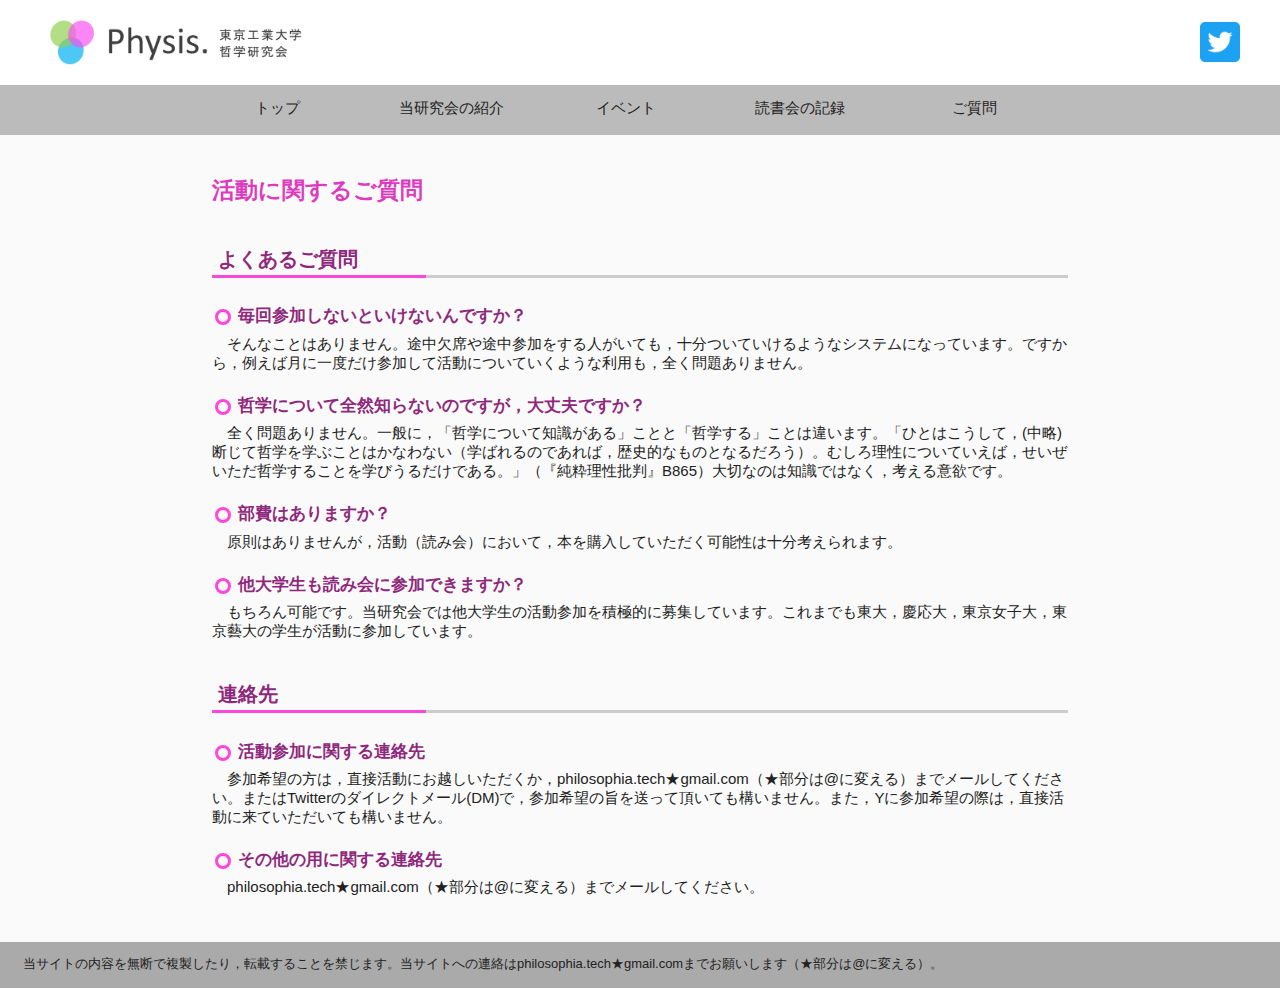
<file: question.html>
<!DOCTYPE html>
<html lang="ja" class="loading">

	<head>
		<meta http-equiv="Content-Type" content="text/html; charset=UTF-8" />
		<meta name="viewport" content="width=device-width, initial-scale=1.0, maximum-scale=1.0, minimum-scale=1.0">
		<title>東京工業大学 哲学研究会</title>
		<link rel="stylesheet" href="./css/apsofficial.css">
	</head>

	<body>

		<header class="header-pink">
		<div class="sp-center" id="top">
			<div class="aps1-1">
						<img src="./images/logo14.png" alt="ロゴ">
			</div>
		</div>
		<div class="aps1-3">
				<a href="https://twitter.com/phil_tech_p">
					<img src="./images/Twitter_Social_Icon_Rounded_Square_Color.png" alt="ツイッター">
				</a>
		</div>


<input id="menu-cb" type="checkbox" value="off">
<label id="menu-icon" for="menu-cb">
	<img src="./images/ham.png" alt="ham" width="55px">
</label>
<label id="menu-background" for="menu-cb"></label>
<div class="menu" id="ham-menu">
<div class="menu-wrapper">
    <ul>
    				<li class="menudib menu_menu">
						<p>
        					メニュー
        				</p>
        			</li>
 			      	<li class="menudib menu_pink">
						<a href="./index.html#top">
        					トップ
        				</a>
        			</li>
 					<li class="menudib menu_blue">
						<a href="./index.html#intro">
        					当研究会の紹介
        				</a>
        			</li>
					<li class="menudib menu_green">
						<a href="./events.html">
        					イベント
        				</a>
        			</li>
					<li class="menudib menu_lightblue">
						<a href="./formember.html">
        					読書会の記録
        				</a>
        			</li>
					<li class="menudib menu_gray">
						<a href="./question.html">
        					ご質問
        				</a>
        			</li>
    </ul>
</div>
</div>

		</header>
		<main>

			<section class="section1">
			<h1 class="h1_pink">
				活動に関するご質問
			</h1>


				<h2 class="h2_pink">
					&nbsp;よくあるご質問
				</h2>

					<h3 class="h3_pink">毎回参加しないといけないんですか？</h3>

					<p>そんなことはありません。途中欠席や途中参加をする人がいても，十分ついていけるようなシステムになっています。ですから，例えば月に一度だけ参加して活動についていくような利用も，全く問題ありません。</p>

					<h3 class="h3_pink">哲学について全然知らないのですが，大丈夫ですか？</h3>

					<p>全く問題ありません。一般に，「哲学について知識がある」ことと「哲学する」ことは違います。「ひとはこうして，(中略)断じて哲学を学ぶことはかなわない（学ばれるのであれば，歴史的なものとなるだろう）。むしろ理性についていえば，せいぜいただ哲学することを学びうるだけである。」（『純粋理性批判』B865）大切なのは知識ではなく，考える意欲です。</p>

					<h3 class="h3_pink">部費はありますか？</h3>

					<p>原則はありませんが，活動（読み会）において，本を購入していただく可能性は十分考えられます。</p>

					<h3 class="h3_pink">他大学生も読み会に参加できますか？</h3>

					<p>もちろん可能です。当研究会では他大学生の活動参加を積極的に募集しています。これまでも東大，慶応大，東京女子大，東京藝大の学生が活動に参加しています。</p>


				<h2 class="h2_pink">
					&nbsp;連絡先
				</h2>

					<h3 class="h3_pink">活動参加に関する連絡先</h3>

						<p>参加希望の方は，直接活動にお越しいただくか，philosophia.tech★gmail.com（★部分は@に変える）までメールしてください。またはTwitterのダイレクトメール(DM)で，参加希望の旨を送って頂いても構いません。また，Yに参加希望の際は，直接活動に来ていただいても構いません。</p>

					<h3 class="h3_pink">その他の用に関する連絡先</h3>

						<p>philosophia.tech★gmail.com（★部分は@に変える）までメールしてください。</p>



			</section>
		</main>

		<footer>
			<p class="footer">
				当サイトの内容を無断で複製したり，転載することを禁じます。当サイトへの連絡はphilosophia.tech★gmail.comまでお願いします（★部分は@に変える）。
			</p>
		
		</footer>
			<div class="to-top to-top-pink">
				<p class="to-top">▲　To Top　▲</p>
				<a class="to-top" href="#top"></a>
			</div>
	</body>
</html>
</file>
<file: css/apsofficial.css>
*{
	margin: 0;
	padding: 0;
	font-family: "游ゴシック Medium","ヒラギノ角ゴ ProN W3","Hiragino Kaku Gothic ProN","メイリオ",Meiryo,"Helvetica Neue",Helvetica,Arial,sans-serif;
	font-size: 15px;
	color :#222222;
}

/*"游明朝","Noto Sans",*/

.aps1-1{
	display: inline-block;
	height: 85px;
}

.aps1-2{
	display: inline-block;
	height : 85px;
}













@media (min-width: 1001px) { 


	header{
		background: #ffffff;
		height: 135px;
		margin-top: 0;
	}


	.menu{
		background: #bbbbbb;
		height: 50px;
	}

	.menudib {
	  position: relative;
	  display: inline-block;
	  text-decoration: none;
	  line-height: 46px;
	  text-align: center;
	  width: 19%;
	  transition: .2s;
	  text-decoration: none;
	}

	header li a{
		display: block;
		width: 100%;
		text-decoration: none;
	}

	.menudib > p{
		text-decoration:none;
		margin: 0;
	    text-indent: 0;
	}

	.menudib::after {
	  position: absolute;
	  bottom: -4px;
	  left: 0;
	  content: '';
	  width: 100%;
	  height: 4px;
	  background: #2288cc;
	  transform: scale(0, 1);
	  transform-origin: center top;
	  transition: transform .3s;
	}

	.menudib:hover{
		 /* font-weight: bold;*/
		  color: #2288cc;
		  background: #cccccc;
	}

	.menudib:hover::after {
	  transform: scale(1, 1);
	}

	.menu-wrapper{
		width:70%;
		margin: 0 auto;
	}

	.menu-wrapper > a{
		text-decoration:none;
		color: #222222;
	}

/*
.menudib{
	display: inline-block;
	width: 19%;
	height: 50px;
	text-align: center;
	line-height: 50px;
	font-weight: bold;
}
*/
	.aps1-1 img{
			height: 45px;
			position: relative;
			margin: 20px 10px 10px 50px;
	}


	.aps1-2 img{
			height: 45px;
			position: relative;
			margin: 20px 10px 10px 0;
	}

	.aps1-3 img{
			height: 40px;
			position: absolute;
			/*min-width: 255px;*/
			top: 22px;
			right: 40px;
	}

	.menu_menu {
		display: none;
	}

	#menu-cb{
		display: none;
	}

	#menu-icon{
		display: none;
	}

	.cafe-1{
		margin-top: 30px;
	}

	.cafe-1-img{
		width: calc(70% - 40px) ;
		margin: 0 auto;
		display:block;
		}

}












@media (min-width: 767px) and (max-width: 1000px) { 


	.cafe-1-img{
		width: calc(92% - 40px);
    	margin: 20px auto 5px;
    	display: block;
		}


	header{
		background: #fefefe;
		height: 135px;
		margin-top: 0;
	}


	.menu{
		background: #bbbbbb;
		height: 50px;
	}

	.menudib {
	  position: relative;
	  display: inline-block;
	  text-decoration: none;
	  line-height: 46px;
	  text-align: center;
	  width: 19%;
	  transition: .2s;
	  text-decoration: none;
	}

	header li a{
		display: block;
		width: 100%;
		text-decoration: none;
	}

	.menudib > p{
		text-decoration:none;
		margin: 0;
	    text-indent: 0;
	}

	.menudib::after {
	  position: absolute;
	  bottom: -4px;
	  left: 0;
	  content: '';
	  width: 100%;
	  height: 4px;
	  background: #2288cc;
	  transform: scale(0, 1);
	  transform-origin: center top;
	  transition: transform .3s;
	}

	.menudib:hover{
		 /* font-weight: bold;*/
		  color: #2288cc;
		  background: #cccccc;
	}

	.menudib:hover::after {
	  transform: scale(1, 1);
	}

	.menu-wrapper{
		width:95%;
		margin: 0 auto;
	}

	.menu-wrapper > a{
		text-decoration:none;
		color: #222222;
	}

	.aps1-1 img{
			height: 45px;
			position: relative;
			margin: 20px 10px 10px 50px;
	}

	.aps1-2 img{
			height: 45px;
			position: relative;
			margin: 20px 10px 10px 0;
	}

	.aps1-3 img{
			height: 40px;
			position: absolute;
			/*min-width: 255px;*/
			top: 26px;
			right: 40px;
	}

	.menu_menu {
		display: none;
	}

	#menu-cb{
		display: none;
	}

	#menu-icon{
		display: none;
	}

	main{
			width: 90%;
			margin: 0 auto;
			background-color: #fafafa;
		}

}












@media (max-width: 766px) { 

	.cafe-1-img{
		width:100%;
		}


#ham-menu {
    background-color: rgba(255,255,255,0.85); /*メニュー背景色*/
    box-sizing: border-box;
    height: 100%;
    padding: 10px 10px; /*メニュー内左右上下余白*/
    position: fixed;
    right: -80%; /*メニュー横幅 width と合わせる*/
    top: 0;
    transition: transform 0.3s linear 0s; /*0.3s はアニメーションにかかる時間*/
    width: 80%; /*メニュー横幅*/
    z-index: 1000;
}

#menu-background {
    background-color: #333; /*黒背景*/
    display: block;
    height: 100%;
    opacity: 0;
    position: fixed;
    right: 0;
    top: 0;
    transition: all 0.3s linear 0s; /*0.3s はアニメーションにかかる時間*/
    width: 100%;
    z-index: -1;
}

#menu-icon {
    /*background-color: #fff; アイコン部分背景色*/
    /*border-radius: 0 0 0 10px; 左下角丸*/
    color: #bbbbbb; /*アイコン（フォント）色*/
    cursor: pointer;
    display: block;
    font-size: 55px; /*アイコン（フォント）サイズ*/
    height: 55px; /*アイコン縦高さ*/
    line-height: 55px; /*縦位置中央化*/
    position: fixed;
    right: 0;
    text-align: center;
    top: 0;
    width: 55px; /*アイコン横幅*/
    transition: all 0.3s linear 0s; /*0.3s はアニメーションにかかる時間*/
    z-index: 1000;
}

#menu-cb {
    display: none; /*チェックボックス本体は消しておく*/
}

#menu-cb:checked ~ #ham-menu,
#menu-cb:checked ~ #menu-icon {
    transform: translate(-250px); /*メニュー本体横幅 width と合わせる*/
}

#menu-cb:checked ~ #menu-background {
    opacity: 0.5;
    z-index: 999;
}
	header{
		background: #ffffff;
		height: 55px;
		margin-top: 0;
	}

	.header-pink{
		border-bottom-style:solid;
		border-color: #f777e0;
		border-bottom-width: 2px;
	}

	.header-green{
		border-bottom-style:solid;
		border-color: #67cc5e;
		border-bottom-width: 2px;
	}

	.header-blue{
		border-bottom-style:solid;
		border-color: #3498db;
		border-bottom-width: 2px;
	}

	.sp-center{
		display: block;
		margin: 0 auto;
		width:190px;
	}

	.aps1-1 img{
			height: 35px;
			position: relative;
			margin-top: 10px;
	}

	.aps1-2 img{
			height: 35px;
			position: relative;
			margin-top: 10px
	}

	.aps1-3{
			display:none;
	}

	header ul{
		list-style: none;
	}

	header li{
		width:100%;
		height:40px;
		margin:8px;
		padding-left:10px;
	}

	.menu_menu{
		margin-top: 20px;
	}

	.menu_menu p{
		text-indent: 0;
		font-size: 22px;
		font-weight: bold;
	}

/*
	.menu_pink{
		border-left: solid 5px #FF47DD;
		background-color:rgba(255,236,251,0.8);
	}

	.menu_green{
		border-left: solid 5px #4AD13E;
		background-color:rgba(218,249,216,0.8);
	}

	.menu_blue{
		border-left: solid 5px #1947b2;
		background-color:rgba(232,236,251,0.8);
	}

	.menu_lightblue{
		border-left: solid 5px #308ECC;
		background-color:rgba(234,243,251,0.8);
	}
*/

	.menu_pink{
		background-color: #f77cd2;
		border-radius: 4px;
	}

	.menu_pink a{
		color: #f3f3f3;
		font-weight: bold;

	}

	.menu_green{
		border-radius: 4px;
		background-color: #67cc5e;
	}

	.menu_green a{
		color: #f3f3f3;
		font-weight: bold;
	}

	.menu_blue{
		border-radius: 4px;
		background-color: #edbb3b;
	}

	.menu_blue a{
		color: #f3f3f3;
		font-weight: bold;
	}

	.menu_lightblue{
		border-radius: 4px;
		background-color: #308ECC;
	}

	.menu_lightblue a{
		color: #f3f3f3;
		font-weight: bold;
	}

	.menu_gray{
		border-radius: 4px;
		background-color: #888888;
	}

	.menu_gray a{
		color: #f3f3f3;
		font-weight: bold;
	}

	main{
			width: 95%;
			margin: 0 auto;
			background-color: #fafafa;
		}

	li a{
		display: block;
		width: 100%;
		text-decoration:none;
		line-height: 40px;
	}

	.h1_intro{
		text-align: center;
	}

	.h1_intro img{
		width: 220px;
		/*max-width: 250px;*/
	}
}

















/*
.gothic{
	font-family: "Noto Sans","ヒラギノ角ゴ ProN W3","Hiragino Kaku Gothic ProN","メイリオ",Meiryo,"Helvetica Neue",Helvetica,Arial,sans-serif;

}
*/
.center{
	text-align: center;
}

.gray{
	padding: 10px;
	background-color: #dadada;
	margin: 20px 0;
}

.green{
	padding: 10px;
	background-color: rgb(200, 255, 200);
	margin: 20px 0;
}

h1{
	margin: 20px 0px;
	font-size: 23px;	
}

/*
h2{
	border-bottom: 2px solid #00bbff;
	margin: 25px 0px 10px;
	font-size: 21px;
}
*/

h2{
  position: relative;
  padding-bottom: .1em;
  border-bottom: 3px solid #ccc;
  font-size: 20px;
  margin:40px 0 10px;
}
	.h1_green{
		color: #12b520;
	}
	.h1_pink{
		color: #de3ac0;
	}
	.h1_lightblue{
		color: #308ECC;
	}
	.h1_blue{
		color: #0033aa;
	}












@media (min-width: 701px) {

	h2.h2_lightblue::after {
	  	position: absolute;
  		bottom: -3px;
  		left: 0;
  		z-index: 2;
  		content: '';
  		width: 25%;
  		height: 3px;
  		background-color: #3498db;
	}
	.h2_number_lightblue{
		font-size: 19px;
		color: #308ECC;
	}

	h2.h2_green::after {
		  position: absolute;
		  bottom: -3px;
		  left: 0;
		  z-index: 2;
		  content: '';
		  width: 25%;
		  height: 3px;
		  background-color: #4AD13E;
	}
	.h2_number_green{
		font-size: 19px;
		color: #41B836;
	}

	.h2_pink{
		color: #8F287C;
		/*color: #ffffff;*/
		/*text-shadow: 
        black 1px 1px 0, black -1px -1px 0,
        black -1px 1px 0, black 1px -1px 0,
        black 0px 1px 0, black  0-1px 0,
        black -1px 0 0, black 1px 0 0;*/
	}
	h2.h2_pink::after {
 		 position: absolute;
 		 bottom: -3px;
 		 left: 0;
 		 z-index: 2;
 		 content: '';
 		 width: 25%;
 		 height: 3px;
 		 background-color: #FF47DD;
	}
	.h2_number_pink{
		font-size: 19px;
		color: #FF47DD;
	}

	.h2_blue{
		color: #001144;
	}

	h2.h2_blue::after {
 		 position: absolute;
 		 bottom: -3px;
 		 left: 0;
 		 z-index: 2;
 		 content: '';
 		 width: 25%;
 		 height: 3px;
 		 background-color: #0033aa;
	}
	.h2_number_blue{
		font-size: 19px;
		color: #0033aa;
	}

	.date1{
		font-weight: bold;
	}

	.date2{
		font-weight: bold;
		margin-left: 70px;
		text-indent:0;
	}

	div.to-top{
		display: none;
	}

}












@media (max-width: 700px) {

	h2.h2_lightblue::after {
	  	position: absolute;
  		bottom: -3px;
  		left: 0;
  		z-index: 2;
  		content: '';
  		width: 35%;
  		height: 3px;
  		background-color: #3498db;
	}
	.h2_number_lightblue{
		font-size: 17px;
		color: #308ECC;
	}

	h2.h2_green::after {
		  position: absolute;
		  bottom: -3px;
		  left: 0;
		  z-index: 2;
		  content: '';
		  width: 35%;
		  height: 3px;
		  background-color: #4AD13E;
	}
	.h2_number_green{
		font-size: 17px;
		color: #41B836;
	}

	.h2_pink{
		color: #333333;
	}
	h2.h2_pink::after {
 		 position: absolute;
 		 bottom: -3px;
 		 left: 0;
 		 z-index: 2;
 		 content: '';
 		 width: 35%;
 		 height: 3px;
 		 background-color: #FF47DD;
	}
	.h2_number_pink{
		font-size: 17px;
		color: #FF47DD;
	}

	.h2_blue{
		color: #333333;
	}
	h2.h2_blue::after {
 		 position: absolute;
 		 bottom: -3px;
 		 left: 0;
 		 z-index: 2;
 		 content: '';
 		 width: 35%;
 		 height: 3px;
 		 background-color: #0033aa;
	}
	.h2_number_blue{
		font-size: 17px;
		color: #0033aa;
	}

	.date1{
		font-weight: bold;
	}

	.date2{
		font-weight: bold;
		margin-left: 20px;
		text-indent: 0;
	}

	.spmt15{
		margin-top: 15px;
	}

	div.to-top{
		width: 100%;
		height: 35px;
		position: relative;
	}

	div.to-top-pink{
		background-color:#f77cd2;
	}

	div.to-top-green{
		background-color: #67cc5e;
	}

	div.to-top-blue{
		background-color: #22aaff;
	}

}











h3{
	position: relative;
	padding: 0.96em 1em .25em 1.5em;
	font-size: 17px;
/*  border: 1px solid #ccc;
  border-top: 3px solid #3498db;
  background: -webkit-linear-gradient(top, #fff 0%, #f0f0f0 100%);
  background: linear-gradient(to bottom, #fff 0%, #f0f0f0 100%);
  box-shadow: 0 -1px 0 rgba(255, 255, 255, 1) inset;*/
}


.h3_lightblue{
	color: #1D557A;
}
h3.h3_lightblue::after {
  position: absolute;
  top: 1.25em;
  left: .2em;
  z-index: 2;
  content: '';
  width: 10px;
  height: 10px;
  border: 3px solid #3498db;
  border-radius: 100%
}

.h3_green{
	color: #276E20;
}
h3.h3_green::after {
  position: absolute;
  top: 1.25em;
  left: .2em;
  z-index: 2;
  content: '';
  width: 10px;
  height: 10px;
  border: 3px solid #4AD13E;
  border-radius: 100%
}

.h3_pink{
	color: #8F287C;
}
h3.h3_pink::after {
  position: absolute;
  top: 1.25em;
  left: .2em;
  z-index: 2;
  content: '';
  width: 10px;
  height: 10px;
  border: 3px solid #FF47DD;
  border-radius: 100%
}

footer{
	background-color: #aaaaaa;
	padding: 10px;
}

footer p{
	font-size: 13px;
}

p{
/*	margin-left: 15px;*/
	text-indent: 1em;
	margin-top: 3px;
	margin-bottom: 5px;
}

a.p{
	margin-top: 20px;
	margin-bottom: 5px;	
	margin-left: 15px
}

/*p > span{
	font-weight: bold;
	color: #2255ee;
}*/

.red{
	color: #ee2222;
}

.to_top{
	margin-top: 30px;
	margin-bottom: 20px;		
}

dl{
	margin-top: 10px;
	margin-bottom: 10px;
}

dt{
	font-weight: bold;
	font-size:16px;
	margin-top: 10px;
}

dd{
	margin-left: 30px;
}

li.li_list{
	margin-left: 15px;
	margin-top: 5px;
	margin-bottom: 5px;
}

.blue_box {
    background-color: #C5DAE8;
    border: 2px solid #fff;
    box-shadow: 0 0 0 2px #C5DAE8;
    margin: 15px 0;
    padding: 15px 15px;
}

.blue_box > p{
	text-indent: 0;
}

.blue_box b{
	color: #0B466E;
}

/*#caf3ce*/
.green_box {
    background-color: #CAEDCD;
    border: 2px solid #fff;
    box-shadow: 0 0 0 2px #caf3ce;
    color: #086910;
    margin: 15px 0;
    padding: 15px 15px;
}

.green_box > p{
		text-indent: 0;
}

.to_top{
	margin-top: 20px;
	text-align: right;
}

@media (min-width: 1001px) {

body{
	background-color: #fafafa;
}

	main{
			width: 70%;
			margin: 0 auto;
			background-color: #fafafa;
		}

	.section1{
		padding: 20px 20px 40px 20px;
	}

}

@media (max-width: 1000px) {

	body{
		background-color: #fafafa;
	}

	.section1{
		padding: 10px 10px 25px 10px;
	}

	p{
		font-weight: normal;
	}

	dd{
		font-weight: normal;
	}

}


.koushin > span {
  background: #3498db; /*背景色*/
  padding: 0.17em 0.32em 0.17em;/*文字周りの余白*/
  color: white;
  border-radius: 0.7em;/*角の丸み*/
  font-size: 14px;
}

.koushin {
  color: #1D557A;
  margin-top: 10px;
  margin-bottom: 0;
  vertical-align: middle;
}




.ml15{
	margin-left: 15px !important;
}

.mt15{
	margin-top: 15px;
}

.mt30{
	margin-top: 30px;
}

.mt45{
	margin-top: 45px;
}

.center{
	text-align: center;
	line-height: 40px;
}

.no-indent{
	text-indent: 0;
}

.event-dd-b > dt{
	color:	#1D557A;
}

.event-dd-g > dt{
	color:	#276E20;
}

.event-dd-p > dt{
	color:	#8F287C;
}

.cafe-1{
	width:100%;
	/*max-width: 600px;
	margin: 20px auto;*/
}

.bf{
	/*color:#1D557A;*/
	font-weight: bold;
}

p.to-top{
	margin: 0;
	text-align:center;
	line-height:35px;
	color: #ffffff;
	font-size: 14px;
}
a.to-top{
	display: block;
	position: absolute;
	top: 0;
	left: 0;
	width: 100%;
	height: 100%;
}
</file>
